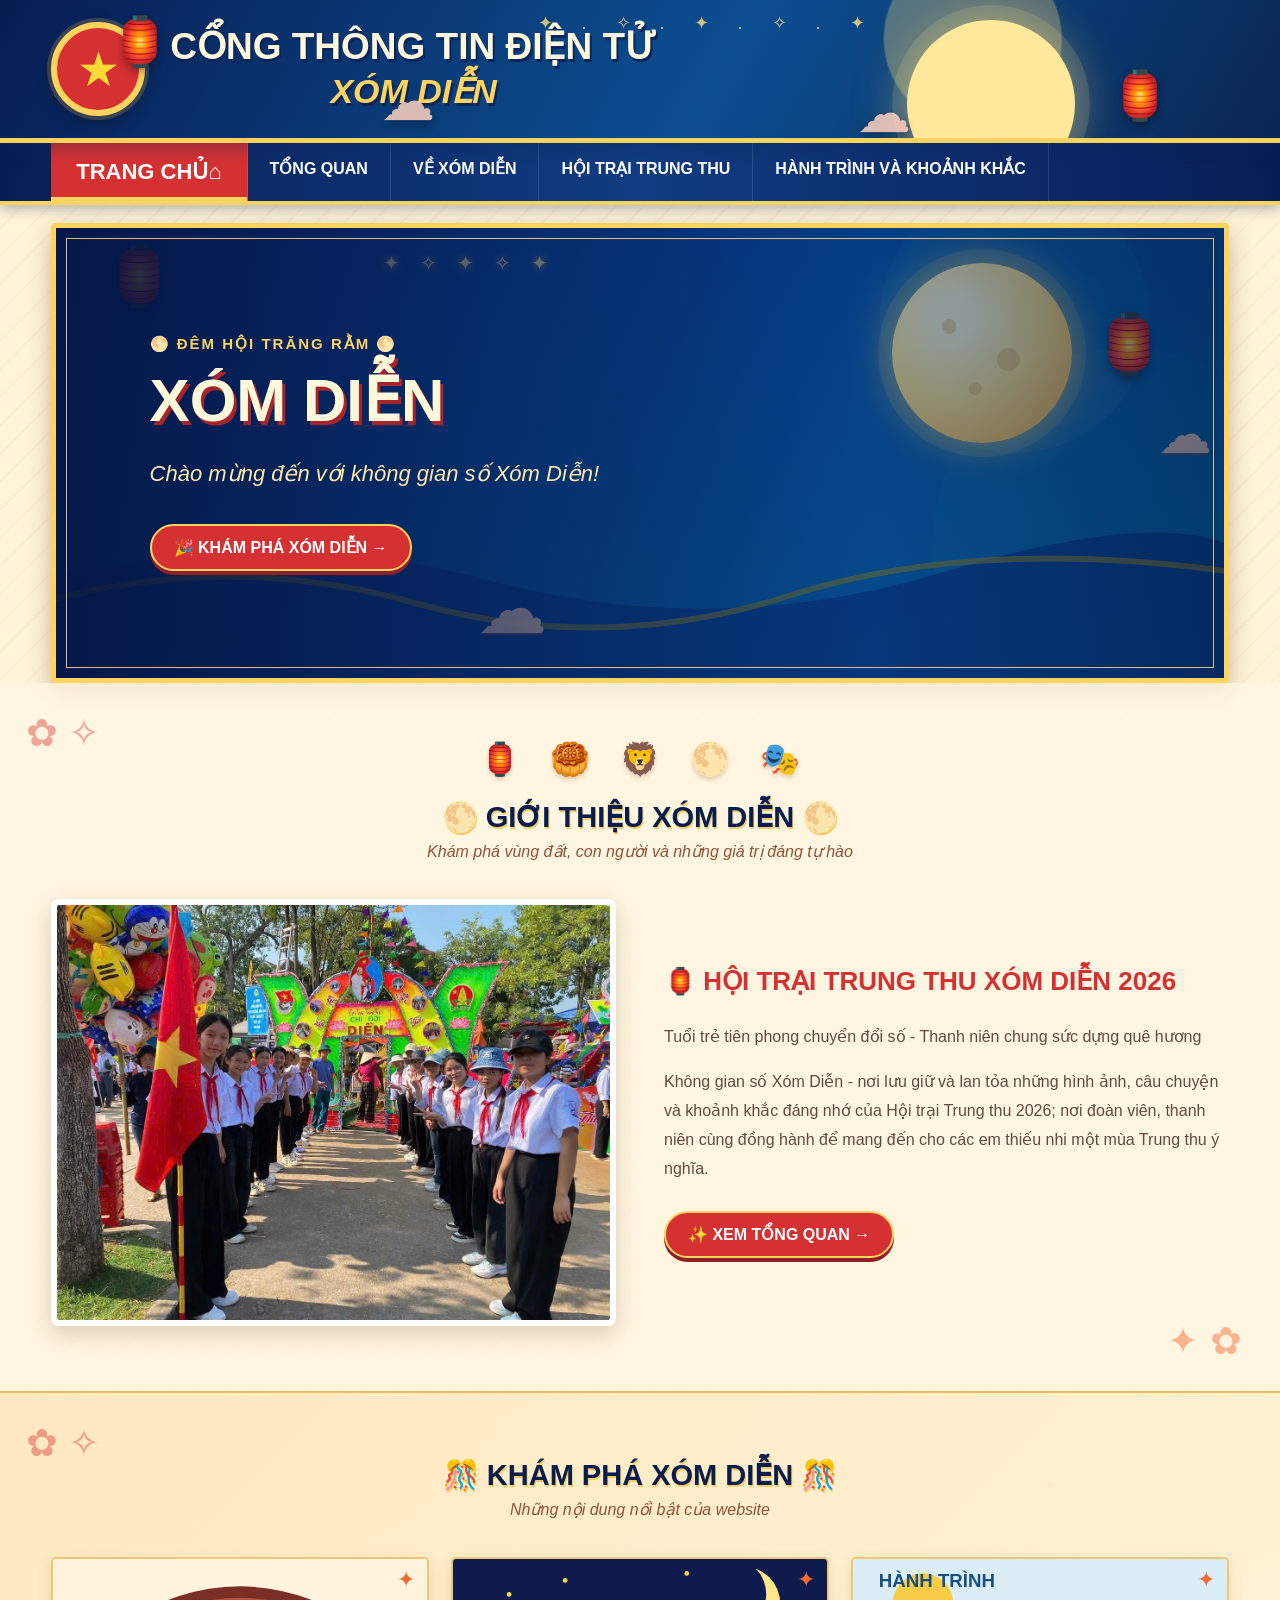
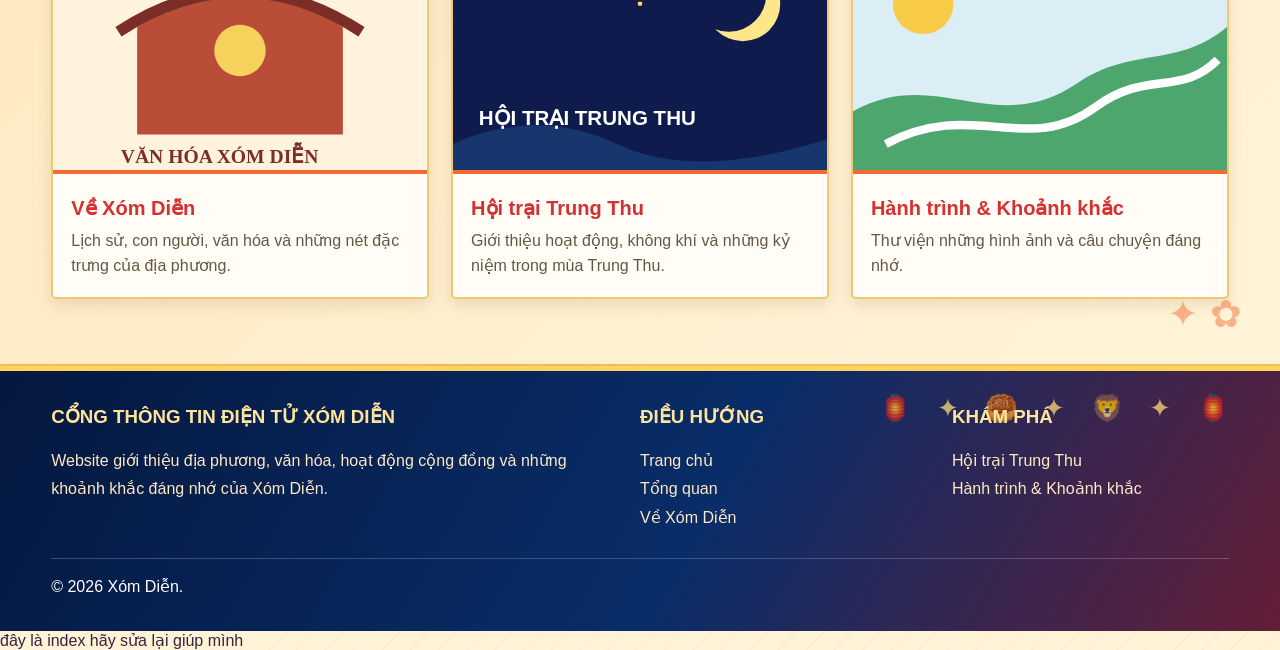
<file: index.html>
<!DOCTYPE html><html lang="vi"><head><meta charset="UTF-8"><meta name="viewport" content="width=device-width,initial-scale=1.0"><title>Cổng thông tin điện tử Xóm Diễn</title><link rel="stylesheet" href="css/style.css"></head><body>

<header class="header festival-header">
  <div class="container header-inner">
    <span class="header-lantern header-lantern-left" aria-hidden="true">🏮</span><span class="header-lantern header-lantern-right" aria-hidden="true">🏮</span><span class="header-cloud header-cloud-left" aria-hidden="true">☁</span><span class="header-cloud header-cloud-right" aria-hidden="true">☁</span>
    <a class="brand" href="index.html">
      <div class="logo">★</div>
      <div><h1>CỔNG THÔNG TIN ĐIỆN TỬ</h1><h2>XÓM DIỄN</h2></div>
    </a>
  </div>
</header>
<nav class="nav"><div class="container nav-inner">
  <a class="home active" href="index.html">TRANG CHỦ⌂</a>
  <a class="" href="tong-quan.html">TỔNG QUAN</a>
  <a class="" href="ve-xom-dien.html">VỀ XÓM DIỄN</a>
  <a class="" href="hoi-trai-trung-thu.html">HỘI TRẠI TRUNG THU</a>
  <a class="" href="hanh-trinh-khoanh-khac.html">HÀNH TRÌNH VÀ KHOẢNH KHẮC</a>
</div></nav><main class="page">
<div class="container">
<section class="hero festival-hero"><img src="images/banner.svg" alt="Xóm Diễn"><span class="moon" aria-hidden="true"></span><span class="hero-lantern hero-lantern-left" aria-hidden="true">🏮</span><span class="hero-lantern hero-lantern-right" aria-hidden="true">🏮</span><span class="hero-cloud hero-cloud-left" aria-hidden="true">☁</span><span class="hero-cloud hero-cloud-right" aria-hidden="true">☁</span><span class="hero-stars" aria-hidden="true">✦　✧　✦　✧　✦</span><div class="hero-overlay"><div class="hero-copy"><span class="festival-label">🌕 ĐÊM HỘI TRĂNG RẰM 🌕</span><h1>XÓM DIỄN</h1><p>Chào mừng đến với không gian số Xóm Diễn!</p><a class="btn" href="ve-xom-dien.html">🎉 KHÁM PHÁ XÓM DIỄN →</a></div></div><div class="hero-frame" aria-hidden="true"></div></section>
</div>
<section class="section"><div class="container"><div class="festival-icons" aria-hidden="true"><span>🏮</span><span>🥮</span><span>🦁</span><span>🌕</span><span>🎭</span></div><div class="title"><h2>🌕 GIỚI THIỆU XÓM DIỄN 🌕</h2><p>Khám phá vùng đất, con người và những giá trị đáng tự hào</p></div><div class="about-grid"><img src="images/anh_xom_dien_1.jpg" alt="Xóm Diễn"><div class="about-text"><h3>🏮 HỘI TRẠI TRUNG THU XÓM DIỄN 2026</h3><p>Tuổi trẻ tiên phong chuyển đổi số - Thanh niên chung sức dựng quê hương</p><p>Không gian số Xóm Diễn - nơi lưu giữ và lan tỏa những hình ảnh, câu chuyện và khoảnh khắc đáng nhớ của Hội trại Trung thu 2026; nơi đoàn viên, thanh niên cùng đồng hành để mang đến cho các em thiếu nhi một mùa Trung thu ý nghĩa.</p><a class="btn" href="tong-quan.html">✨ XEM TỔNG QUAN →</a></div></div></div></section>
<section class="section alt"><div class="container"><div class="title"><h2>🎊 KHÁM PHÁ XÓM DIỄN 🎊</h2><p>Những nội dung nổi bật của website</p></div><div class="cards">
<a class="card" href="ve-xom-dien.html"><img src="images/culture.svg" alt=""><div class="card-body"><h3>Về Xóm Diễn</h3><p>Lịch sử, con người, văn hóa và những nét đặc trưng của địa phương.</p></div></a>
<a class="card" href="hoi-trai-trung-thu.html"><img src="images/trung-thu.svg" alt=""><div class="card-body"><h3>Hội trại Trung Thu</h3><p>Giới thiệu hoạt động, không khí và những kỷ niệm trong mùa Trung Thu.</p></div></a>
<a class="card" href="hanh-trinh-khoanh-khac.html"><img src="images/journey.svg" alt=""><div class="card-body"><h3>Hành trình & Khoảnh khắc</h3><p>Thư viện những hình ảnh và câu chuyện đáng nhớ.</p></div></a>
</div></div></section>
</main>
<footer><div class="container footer-grid"><div><h3>CỔNG THÔNG TIN ĐIỆN TỬ XÓM DIỄN</h3><p>Website giới thiệu địa phương, văn hóa, hoạt động cộng đồng và những khoảnh khắc đáng nhớ của Xóm Diễn.</p></div><div><h3>ĐIỀU HƯỚNG</h3><a href="index.html">Trang chủ</a><a href="tong-quan.html">Tổng quan</a><a href="ve-xom-dien.html">Về Xóm Diễn</a></div><div><h3>KHÁM PHÁ</h3><a href="hoi-trai-trung-thu.html">Hội trại Trung Thu</a><a href="hanh-trinh-khoanh-khac.html">Hành trình & Khoảnh khắc</a></div></div><div class="container" style="margin-top:25px;border-top:1px solid rgba(255,255,255,.2);padding-top:18px">© <span data-year></span> Xóm Diễn. </div></footer>
<script src="js/main.js"></script></body></html>
đây là index hãy sửa lại giúp mình
</file>
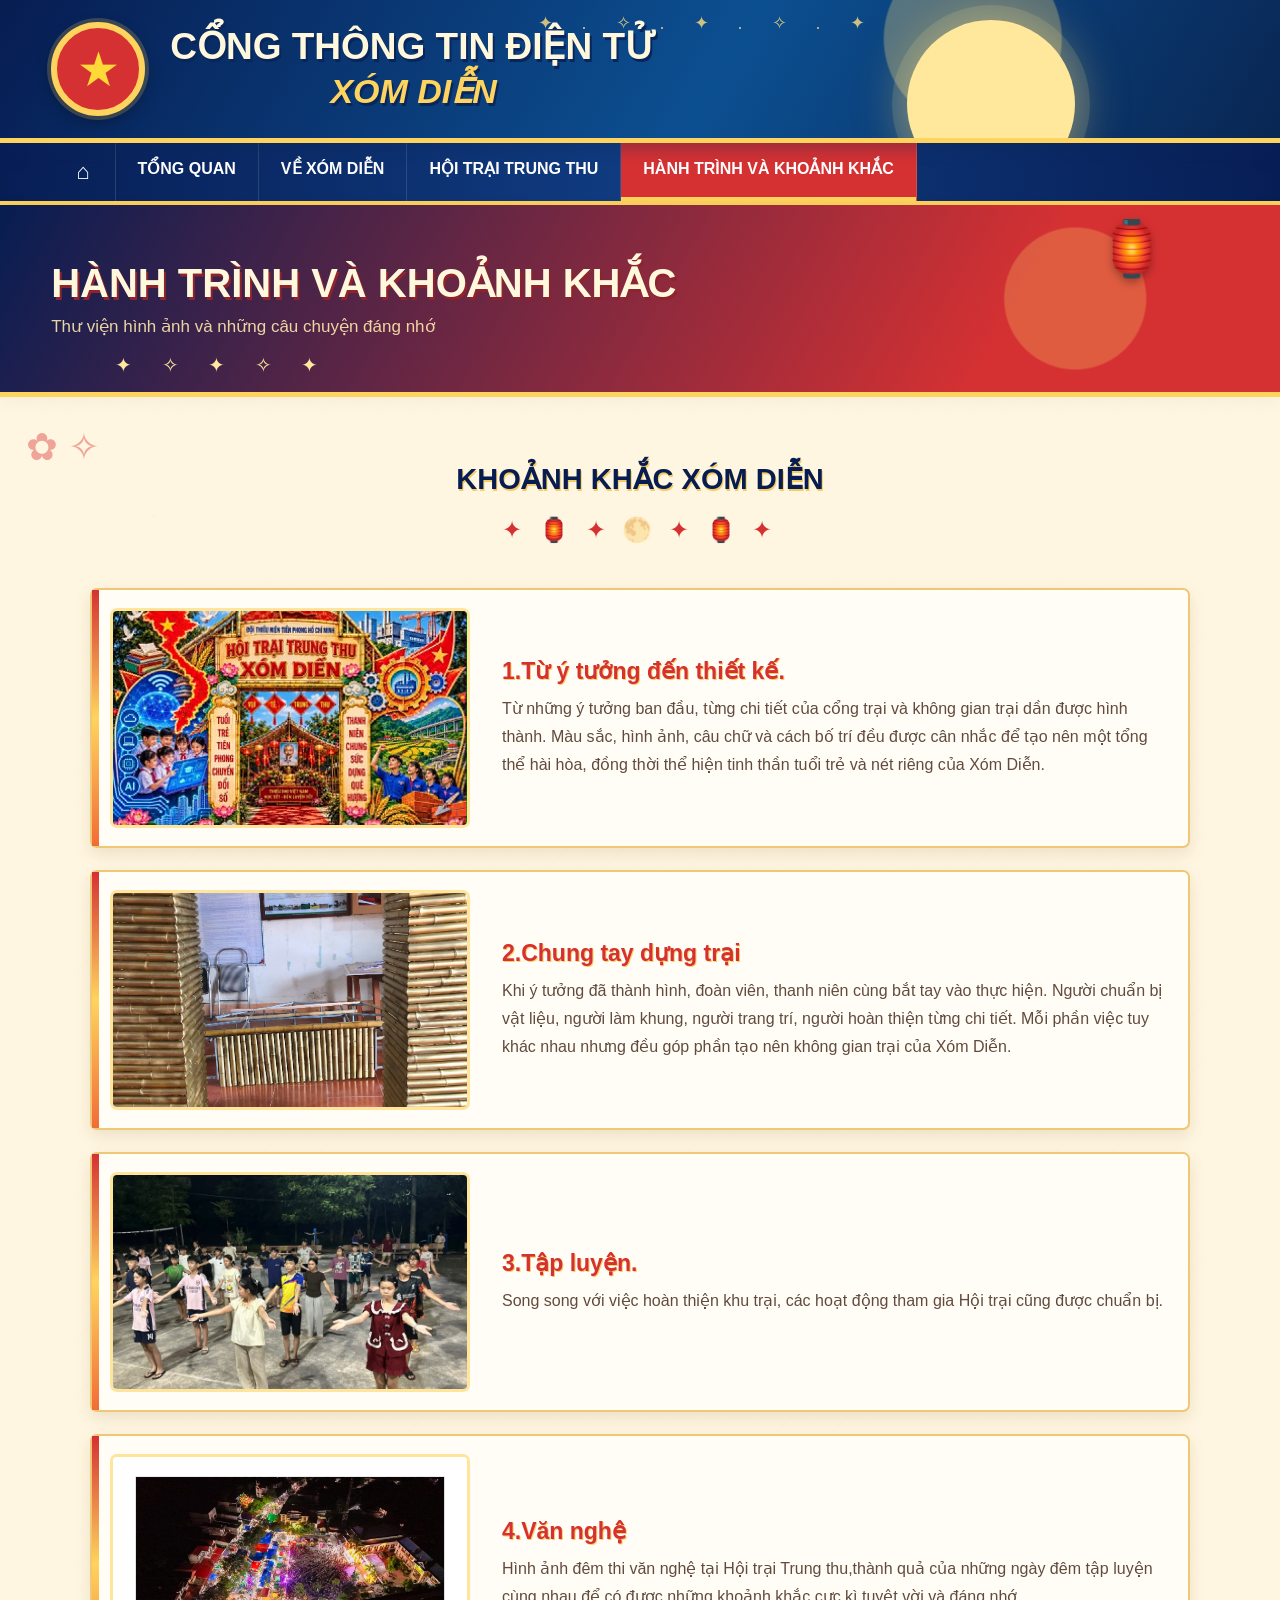
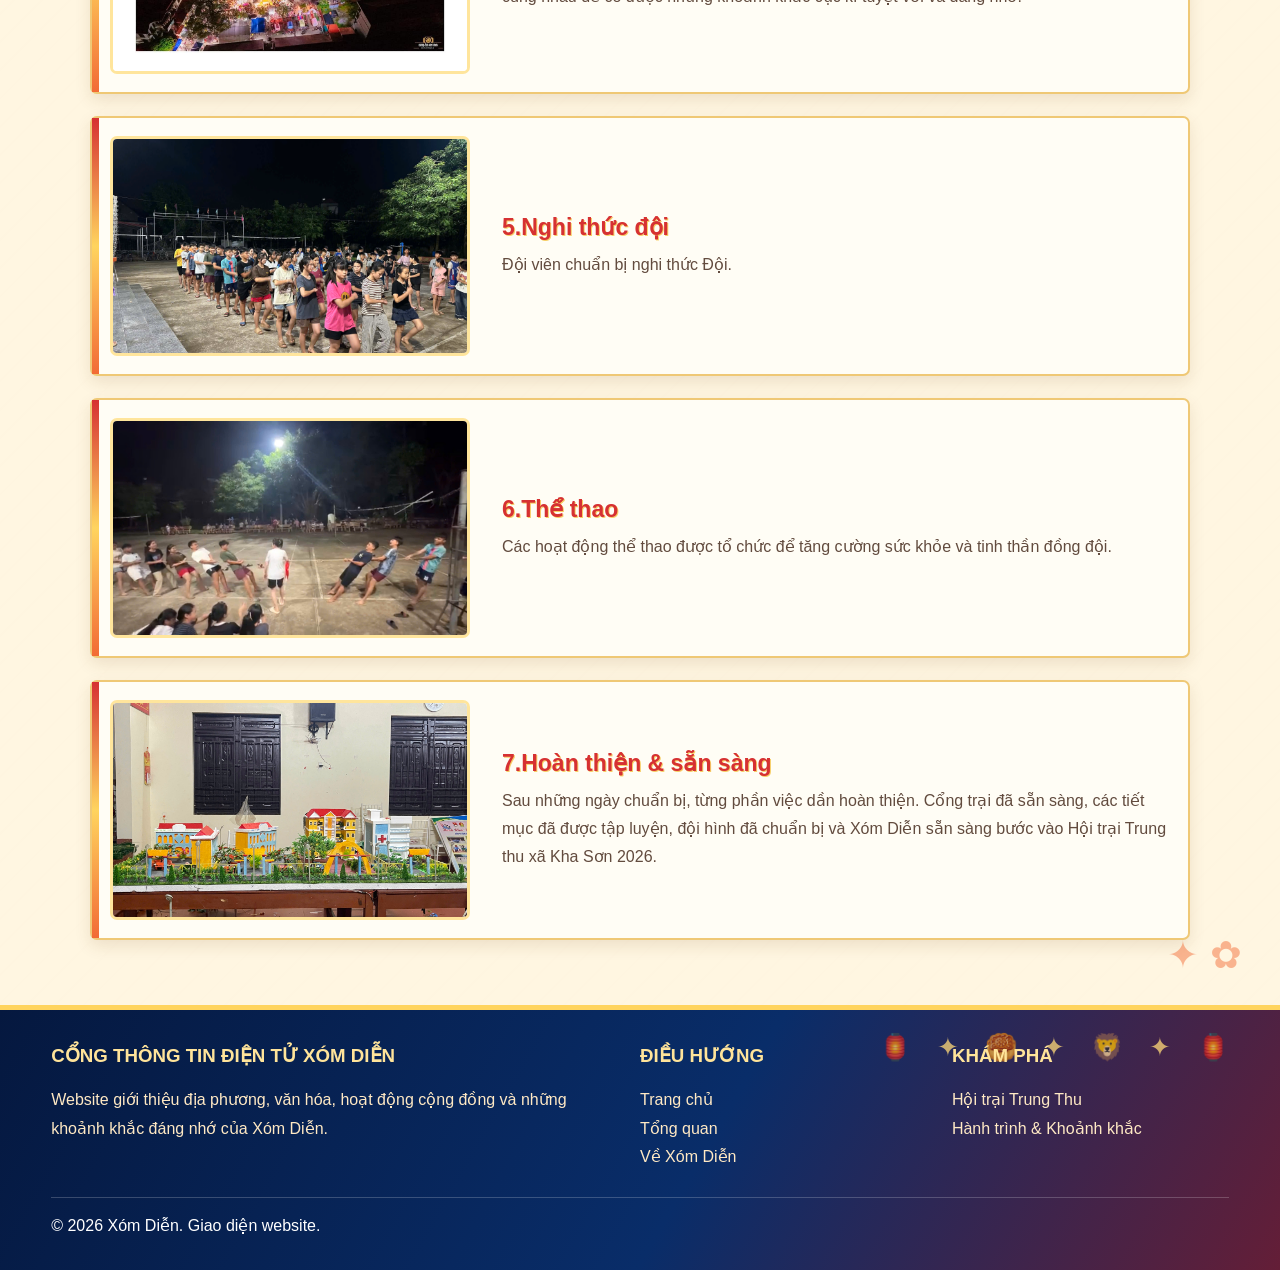
<file: hanh-trinh-khoanh-khac.html>
<!DOCTYPE html><html lang="vi"><head><meta charset="UTF-8"><meta name="viewport" content="width=device-width,initial-scale=1.0"><title>Hành trình và khoảnh khắc - Xóm Diễn</title><link rel="stylesheet" href="css/style.css"></head><body>

<header class="header">
  <div class="container header-inner">
    <a class="brand" href="index.html">
      <div class="logo">★</div>
      <div><h1>CỔNG THÔNG TIN ĐIỆN TỬ</h1><h2>XÓM DIỄN</h2></div>
    </a>
  </div>
</header>
<nav class="nav"><div class="container nav-inner">
  <a class="home " href="index.html">⌂</a>
  <a class="" href="tong-quan.html">TỔNG QUAN</a>
  <a class="" href="ve-xom-dien.html">VỀ XÓM DIỄN</a>
  <a class="" href="hoi-trai-trung-thu.html">HỘI TRẠI TRUNG THU</a>
  <a class="active" href="hanh-trinh-khoanh-khac.html">HÀNH TRÌNH VÀ KHOẢNH KHẮC</a>
</div></nav><main class="page">
<section class="page-head"><div class="container"><h1>HÀNH TRÌNH VÀ KHOẢNH KHẮC</h1><p>Thư viện hình ảnh và những câu chuyện đáng nhớ</p></div></section>
<section class="section"><div class="container"><div class="title"><h2>KHOẢNH KHẮC XÓM DIỄN</h2></div><div class="gallery">
  <article class="gallery-item"><img src="images/y_tuong_trai.jpg" alt="Toàn cảnh Xóm Diễn"><div class="gallery-copy"><h3>1.Từ ý tưởng đến thiết kế.</h3><p>Từ những ý tưởng ban đầu, từng chi tiết của cổng trại và không gian trại dần được hình thành. Màu sắc, hình ảnh, câu chữ và cách bố trí đều được cân nhắc để tạo nên một tổng thể hài hòa, đồng thời thể hiện tinh thần tuổi trẻ và nét riêng của Xóm Diễn.</p></div></article>
  <article class="gallery-item"><img src="images/anh_lam_trai.jpg" alt="Đời sống cộng đồng Xóm Diễn"><div class="gallery-copy"><h3>2.Chung tay dựng trại</h3><p>Khi ý tưởng đã thành hình, đoàn viên, thanh niên cùng bắt tay vào thực hiện. Người chuẩn bị vật liệu, người làm khung, người trang trí, người hoàn thiện từng chi tiết. Mỗi phần việc tuy khác nhau nhưng đều góp phần tạo nên không gian trại của Xóm Diễn.</p></div></article>
  <article class="gallery-item"><img src="images/anh_tap_van_nghe.jpg" alt="Hội trại Trung Thu"><div class="gallery-copy"><h3>3.Tập luyện.</h3><p>Song song với việc hoàn thiện khu trại, các hoạt động tham gia Hội trại cũng được chuẩn bị.</p></div></article>
  <article class="gallery-item"><img src="images/anh_dem_thi_van_nghe.jpg" alt="Hành trình của Xóm Diễn"><div class="gallery-copy"><h3>4.Văn nghệ</h3><p>Hình ảnh đêm thi văn nghệ tại Hội trại Trung thu,thành quả của những ngày đêm tập luyện cùng nhau để có được những khoảnh khắc cực kì tuyệt vời và đáng nhớ.</p></div></article>
  <article class="gallery-item"><img src="images/anh_tap_nghi_thuc.jpg" alt="Văn hóa Xóm Diễn"><div class="gallery-copy"><h3>5.Nghi thức đội</h3><p>Đội viên chuẩn bị nghi thức Đội.</p></div></article>
  <article class="gallery-item"><img src="images/anh_keo_co.jpg" alt="Không gian Xóm Diễn"><div class="gallery-copy"><h3>6.Thể thao</h3><p>Các hoạt động thể thao được tổ chức để tăng cường sức khỏe và tinh thần đồng đội.</p></div></article>
  <article class="gallery-item"><img src="images/anh_mo_hinh.jpg" alt="Niềm vui Trung Thu"><div class="gallery-copy"><h3>7.Hoàn thiện & sẵn sàng</h3><p>Sau những ngày chuẩn bị, từng phần việc dần hoàn thiện. Cổng trại đã sẵn sàng, các tiết mục đã được tập luyện, đội hình đã chuẩn bị và Xóm Diễn sẵn sàng bước vào Hội trại Trung thu xã Kha Sơn 2026.</p></div></article>
</div></div></section>
</main>
<footer><div class="container footer-grid"><div><h3>CỔNG THÔNG TIN ĐIỆN TỬ XÓM DIỄN</h3><p>Website giới thiệu địa phương, văn hóa, hoạt động cộng đồng và những khoảnh khắc đáng nhớ của Xóm Diễn.</p></div><div><h3>ĐIỀU HƯỚNG</h3><a href="index.html">Trang chủ</a><a href="tong-quan.html">Tổng quan</a><a href="ve-xom-dien.html">Về Xóm Diễn</a></div><div><h3>KHÁM PHÁ</h3><a href="hoi-trai-trung-thu.html">Hội trại Trung Thu</a><a href="hanh-trinh-khoanh-khac.html">Hành trình & Khoảnh khắc</a></div></div><div class="container" style="margin-top:25px;border-top:1px solid rgba(255,255,255,.2);padding-top:18px">© <span data-year></span> Xóm Diễn. Giao diện website.</div></footer>
<script src="js/main.js"></script></body></html>
</file>
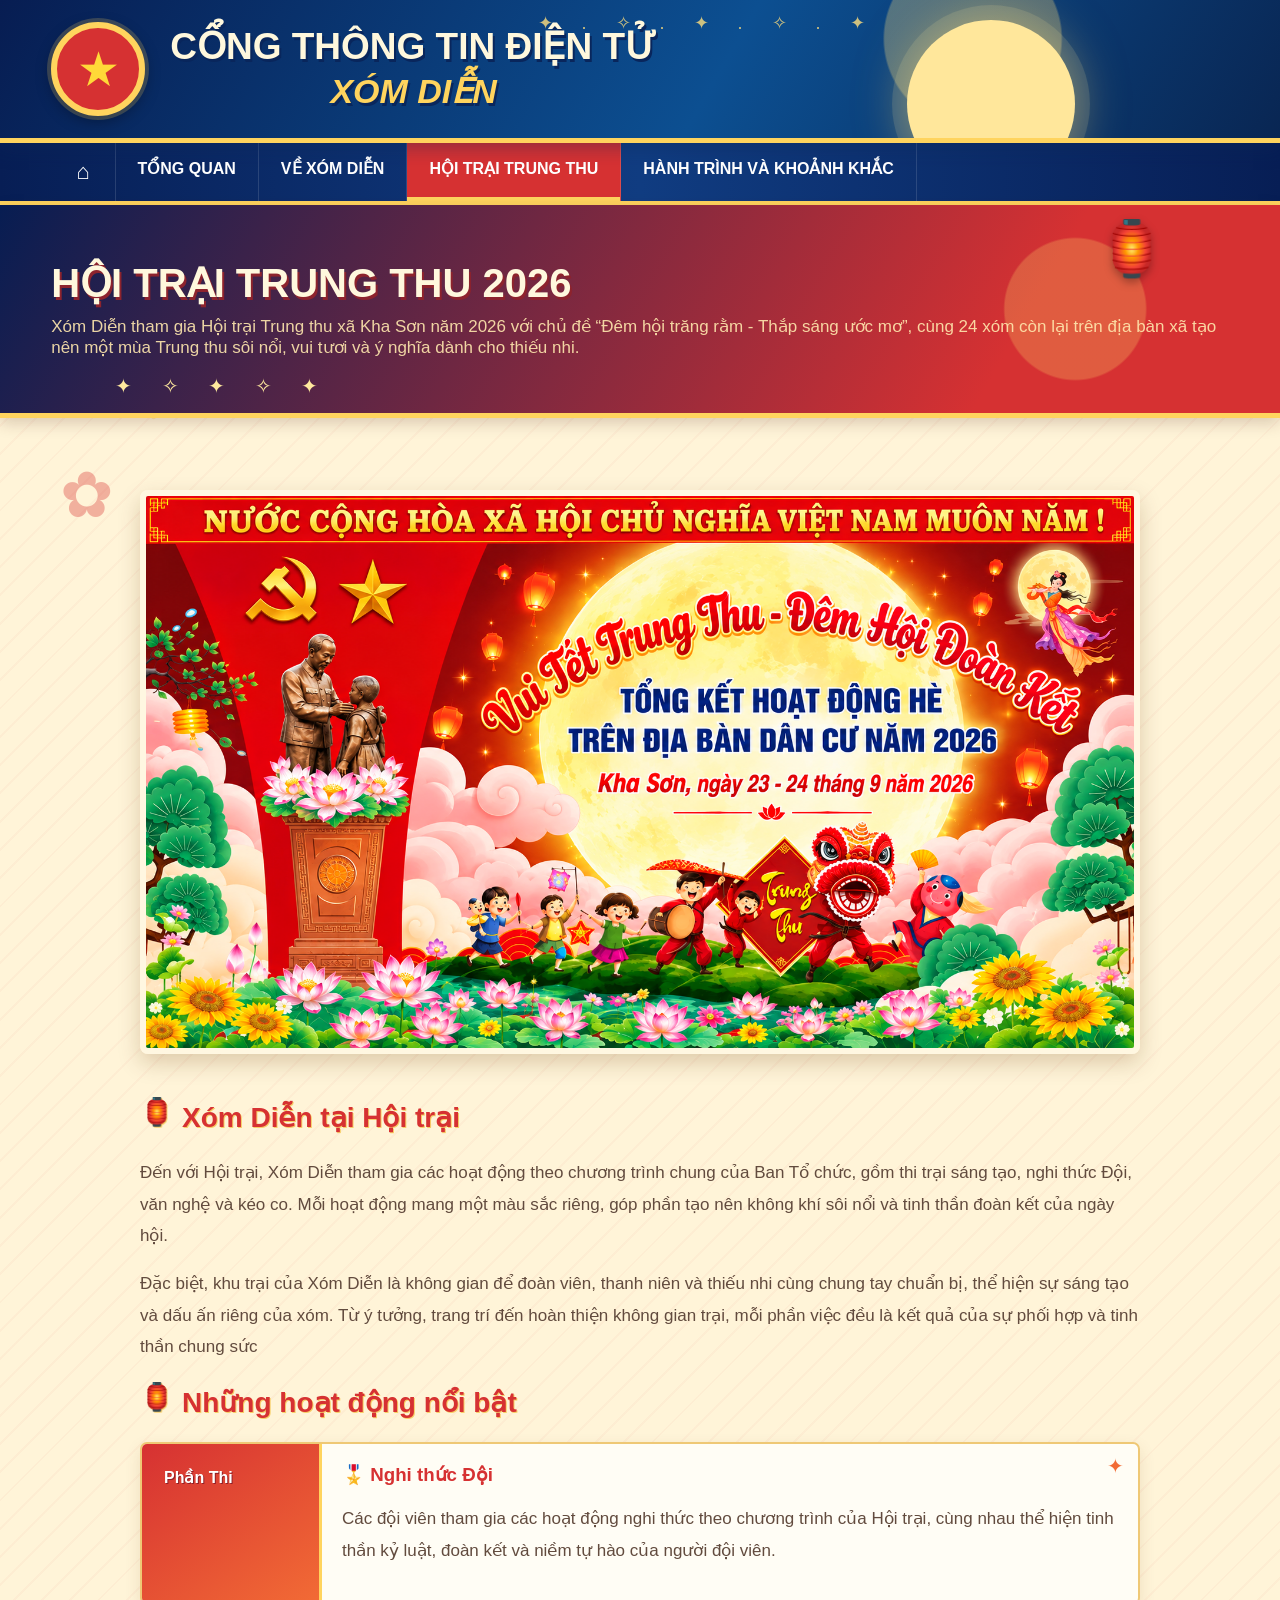
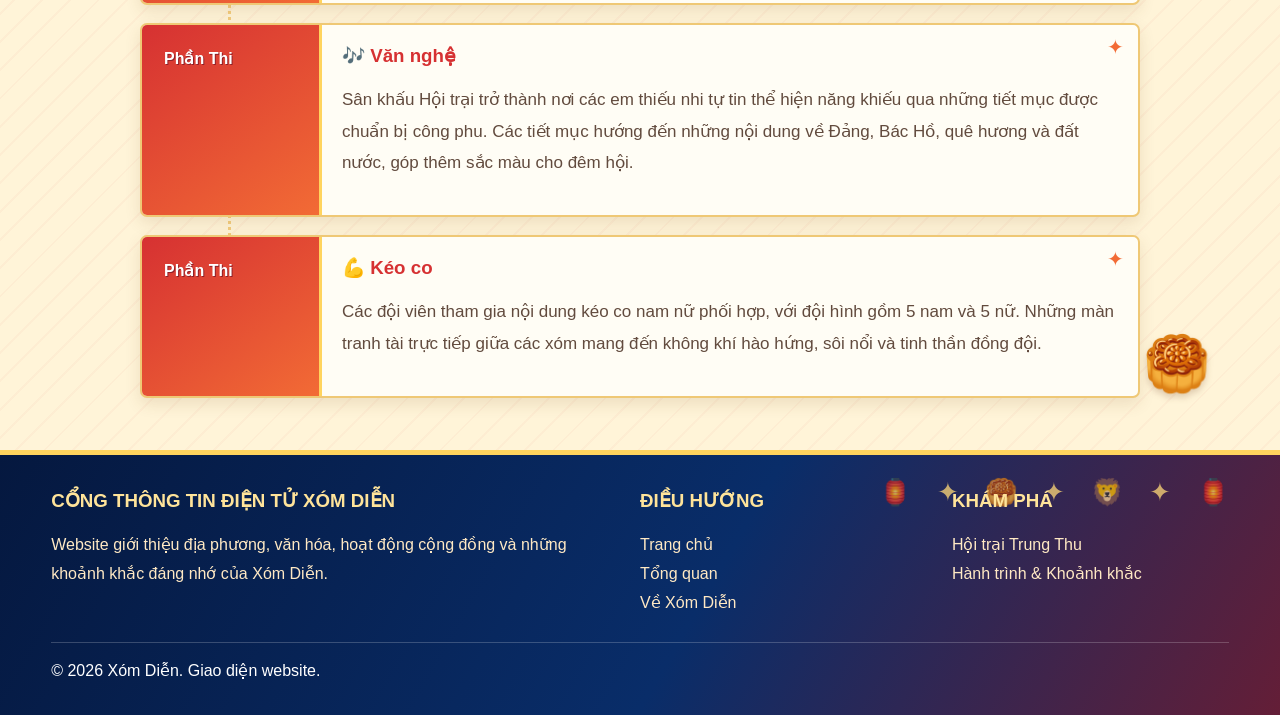
<file: hoi-trai-trung-thu.html>
<!DOCTYPE html><html lang="vi"><head><meta charset="UTF-8"><meta name="viewport" content="width=device-width,initial-scale=1.0"><title>Hội trại Trung Thu - Xóm Diễn</title><link rel="stylesheet" href="css/style.css"></head><body>


<header class="header">
  <div class="container header-inner">
    <a class="brand" href="index.html">
      <div class="logo">★</div>
      <div><h1>CỔNG THÔNG TIN ĐIỆN TỬ</h1><h2>XÓM DIỄN</h2></div>
    </a>
  </div>
</header>
<nav class="nav"><div class="container nav-inner">
  <a class="home " href="index.html">⌂</a>
  <a class="" href="tong-quan.html">TỔNG QUAN</a>
  <a class="" href="ve-xom-dien.html">VỀ XÓM DIỄN</a>
  <a class="active" href="hoi-trai-trung-thu.html">HỘI TRẠI TRUNG THU</a>
  <a class="" href="hanh-trinh-khoanh-khac.html">HÀNH TRÌNH VÀ KHOẢNH KHẮC</a>
</div></nav><main class="page">
<section class="page-head"><div class="container"><h1>HỘI TRẠI TRUNG THU 2026</h1><p>Xóm Diễn tham gia Hội trại Trung thu xã Kha Sơn năm 2026 với chủ đề “Đêm hội trăng rằm - Thắp sáng ước mơ”, cùng 24 xóm còn lại trên địa bàn xã tạo nên một mùa Trung thu sôi nổi, vui tươi và ý nghĩa dành cho thiếu nhi.</p></div></section>
<section class="article"><img src="images/anh_bannerrrrr.png" alt=""><h2>Xóm Diễn tại Hội trại</h2><p>Đến với Hội trại, Xóm Diễn tham gia các hoạt động theo chương trình chung của Ban Tổ chức, gồm thi trại sáng tạo, nghi thức Đội, văn nghệ và kéo co. Mỗi hoạt động mang một màu sắc riêng, góp phần tạo nên không khí sôi nổi và tinh thần đoàn kết của ngày hội.</p><p>Đặc biệt, khu trại của Xóm Diễn là không gian để đoàn viên, thanh niên và thiếu nhi cùng chung tay chuẩn bị, thể hiện sự sáng tạo và dấu ấn riêng của xóm. Từ ý tưởng, trang trí đến hoàn thiện không gian trại, mỗi phần việc đều là kết quả của sự phối hợp và tinh thần chung sức</p><h2>Những hoạt động nổi bật</h2><div class="timeline"><div class="event"><div class="event-date">Phần Thi</div><div class="event-body"><h3>🎖️ Nghi thức Đội</h3><p>Các đội viên tham gia các hoạt động nghi thức theo chương trình của Hội trại, cùng nhau thể hiện tinh thần kỷ luật, đoàn kết và niềm tự hào của người đội viên.</p></div></div><div class="event"><div class="event-date">Phần Thi</div><div class="event-body"><h3>🎶 Văn nghệ</h3><p>Sân khấu Hội trại trở thành nơi các em thiếu nhi tự tin thể hiện năng khiếu qua những tiết mục được chuẩn bị công phu. Các tiết mục hướng đến những nội dung về Đảng, Bác Hồ, quê hương và đất nước, góp thêm sắc màu cho đêm hội.</p></div></div><div class="event"><div class="event-date">Phần Thi</div><div class="event-body"><h3>💪 Kéo co</h3><p>Các đội viên tham gia nội dung kéo co nam nữ phối hợp, với đội hình gồm 5 nam và 5 nữ. Những màn tranh tài trực tiếp giữa các xóm mang đến không khí hào hứng, sôi nổi và tinh thần đồng đội.</p></div></div></div></section>
</main>
<footer><div class="container footer-grid"><div><h3>CỔNG THÔNG TIN ĐIỆN TỬ XÓM DIỄN</h3><p>Website giới thiệu địa phương, văn hóa, hoạt động cộng đồng và những khoảnh khắc đáng nhớ của Xóm Diễn.</p></div><div><h3>ĐIỀU HƯỚNG</h3><a href="index.html">Trang chủ</a><a href="tong-quan.html">Tổng quan</a><a href="ve-xom-dien.html">Về Xóm Diễn</a></div><div><h3>KHÁM PHÁ</h3><a href="hoi-trai-trung-thu.html">Hội trại Trung Thu</a><a href="hanh-trinh-khoanh-khac.html">Hành trình & Khoảnh khắc</a></div></div><div class="container" style="margin-top:25px;border-top:1px solid rgba(255,255,255,.2);padding-top:18px">© <span data-year></span> Xóm Diễn. Giao diện website.</div></footer>
<script src="js/main.js"></script></body></html>
</file>
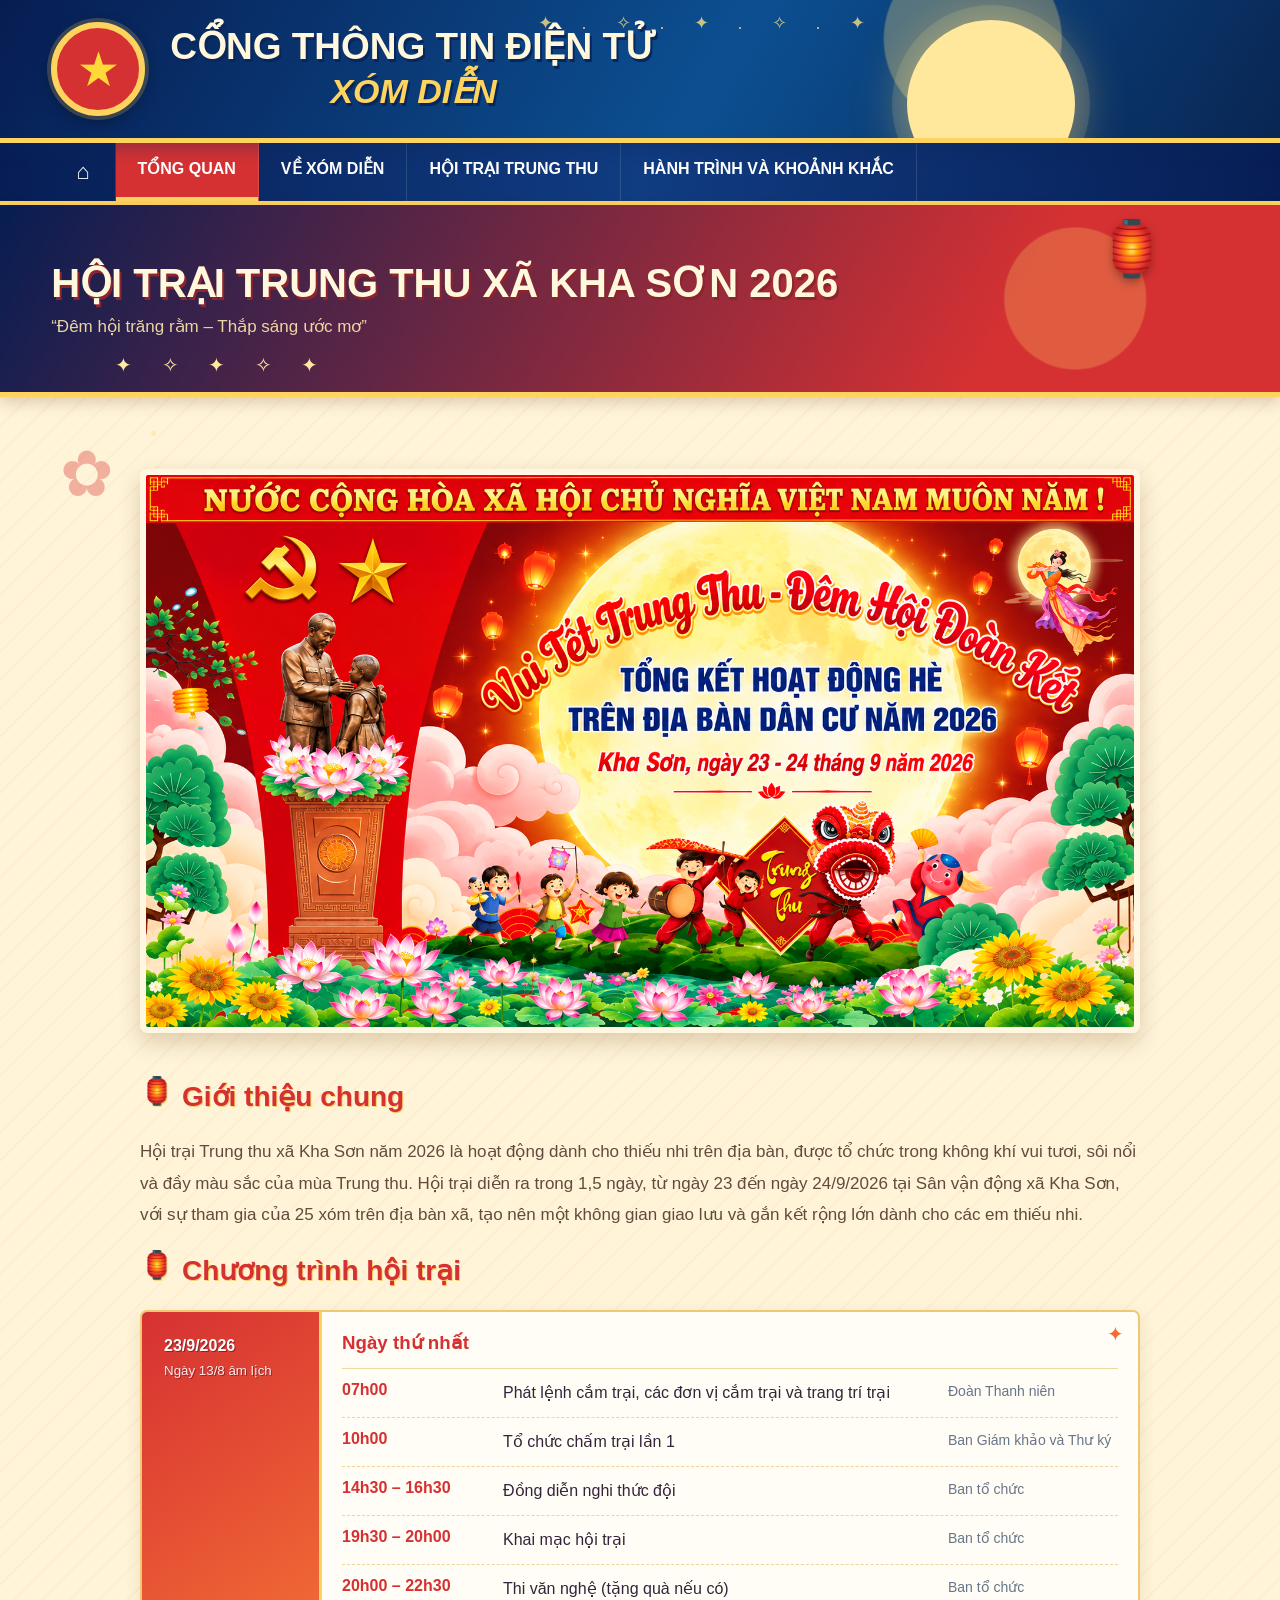
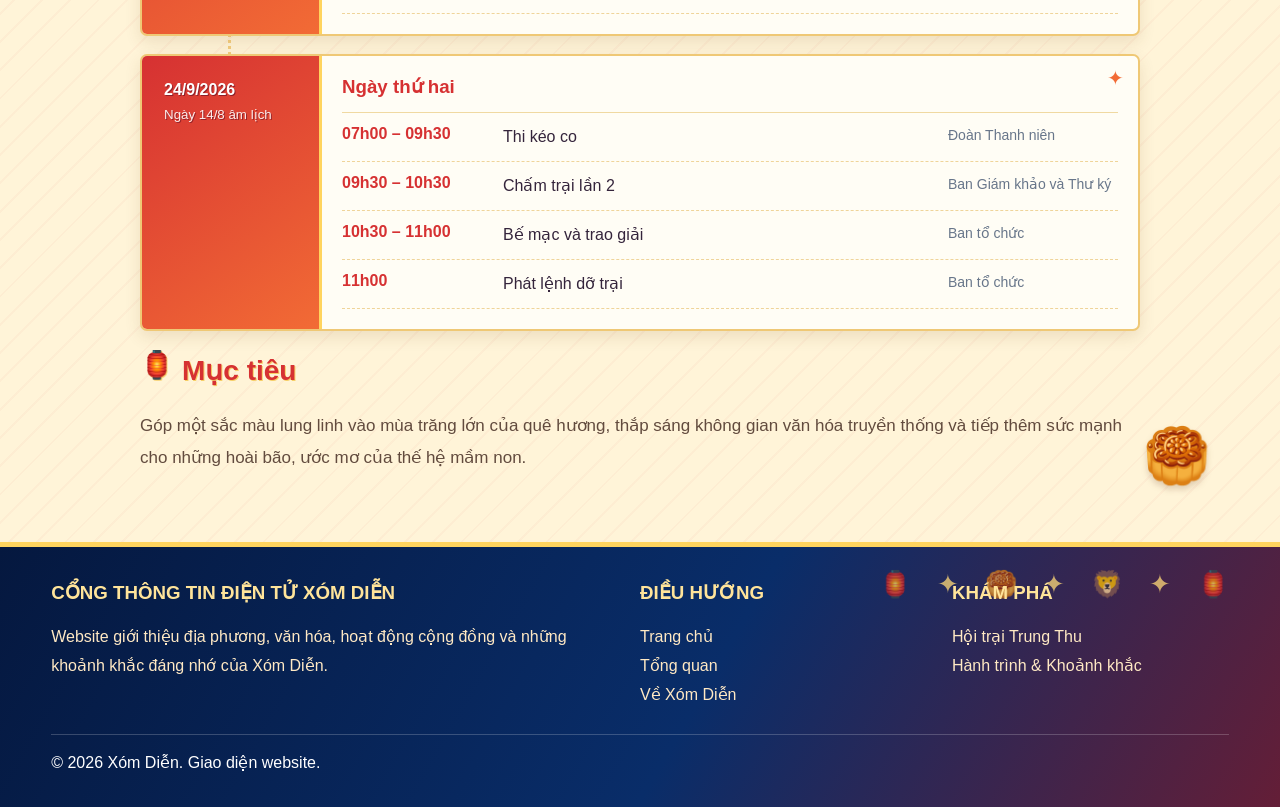
<file: tong-quan.html>
<!DOCTYPE html><html lang="vi"><head><meta charset="UTF-8"><meta name="viewport" content="width=device-width,initial-scale=1.0"><title>Tổng quan - Xóm Diễn</title><link rel="stylesheet" href="css/style.css"></head><body>


<header class="header">
  <div class="container header-inner">
    <a class="brand" href="index.html">
      <div class="logo">★</div>
      <div><h1>CỔNG THÔNG TIN ĐIỆN TỬ</h1><h2>XÓM DIỄN</h2></div>
    </a>
  </div>
</header>
<nav class="nav"><div class="container nav-inner">
  <a class="home " href="index.html">⌂</a>
  <a class="active" href="tong-quan.html">TỔNG QUAN</a>
  <a class="" href="ve-xom-dien.html">VỀ XÓM DIỄN</a>
  <a class="" href="hoi-trai-trung-thu.html">HỘI TRẠI TRUNG THU</a>
  <a class="" href="hanh-trinh-khoanh-khac.html">HÀNH TRÌNH VÀ KHOẢNH KHẮC</a>
</div></nav><main class="page">
<section class="page-head"><div class="container"><h1>HỘI TRẠI TRUNG THU XÃ KHA SƠN 2026</h1><p>“Đêm hội trăng rằm – Thắp sáng ước mơ”</p></div></section>
<section class="article"><img src="images/anh_bannerrrrr.png" alt=""><h2>Giới thiệu chung</h2><p>Hội trại Trung thu xã Kha Sơn năm 2026 là hoạt động dành cho thiếu nhi trên địa bàn, được tổ chức trong không khí vui tươi, sôi nổi và đầy màu sắc của mùa Trung thu. Hội trại diễn ra trong 1,5 ngày, từ ngày 23 đến ngày 24/9/2026 tại Sân vận động xã Kha Sơn, với sự tham gia của 25 xóm trên địa bàn xã, tạo nên một không gian giao lưu và gắn kết rộng lớn dành cho các em thiếu nhi.</p><h2>Chương trình hội trại</h2><div class="timeline"><div class="event"><div class="event-date">23/9/2026<br><small>Ngày 13/8 âm lịch</small></div><div class="event-body"><h3>Ngày thứ nhất</h3><div class="schedule"><div><strong>07h00</strong><span>Phát lệnh cắm trại, các đơn vị cắm trại và trang trí trại</span><em>Đoàn Thanh niên</em></div><div><strong>10h00</strong><span>Tổ chức chấm trại lần 1</span><em>Ban Giám khảo và Thư ký</em></div><div><strong>14h30 – 16h30</strong><span>Đồng diễn nghi thức đội</span><em>Ban tổ chức</em></div><div><strong>19h30 – 20h00</strong><span>Khai mạc hội trại</span><em>Ban tổ chức</em></div><div><strong>20h00 – 22h30</strong><span>Thi văn nghệ (tặng quà nếu có)</span><em>Ban tổ chức</em></div></div></div></div><div class="event"><div class="event-date">24/9/2026<br><small>Ngày 14/8 âm lịch</small></div><div class="event-body"><h3>Ngày thứ hai</h3><div class="schedule"><div><strong>07h00 – 09h30</strong><span>Thi kéo co</span><em>Đoàn Thanh niên</em></div><div><strong>09h30 – 10h30</strong><span>Chấm trại lần 2</span><em>Ban Giám khảo và Thư ký</em></div><div><strong>10h30 – 11h00</strong><span>Bế mạc và trao giải</span><em>Ban tổ chức</em></div><div><strong>11h00</strong><span>Phát lệnh dỡ trại</span><em>Ban tổ chức</em></div></div></div></div></div><h2>Mục tiêu</h2><p>Góp một sắc màu lung linh vào mùa trăng lớn của quê hương, thắp sáng không gian văn hóa truyền thống và tiếp thêm sức mạnh cho những hoài bão, ước mơ của thế hệ mầm non.</p></section>
</main>
<footer><div class="container footer-grid"><div><h3>CỔNG THÔNG TIN ĐIỆN TỬ XÓM DIỄN</h3><p>Website giới thiệu địa phương, văn hóa, hoạt động cộng đồng và những khoảnh khắc đáng nhớ của Xóm Diễn.</p></div><div><h3>ĐIỀU HƯỚNG</h3><a href="index.html">Trang chủ</a><a href="tong-quan.html">Tổng quan</a><a href="ve-xom-dien.html">Về Xóm Diễn</a></div><div><h3>KHÁM PHÁ</h3><a href="hoi-trai-trung-thu.html">Hội trại Trung Thu</a><a href="hanh-trinh-khoanh-khac.html">Hành trình & Khoảnh khắc</a></div></div><div class="container" style="margin-top:25px;border-top:1px solid rgba(255,255,255,.2);padding-top:18px">© <span data-year></span> Xóm Diễn. Giao diện website.</div></footer>
<script src="js/main.js"></script></body></html>
</file>
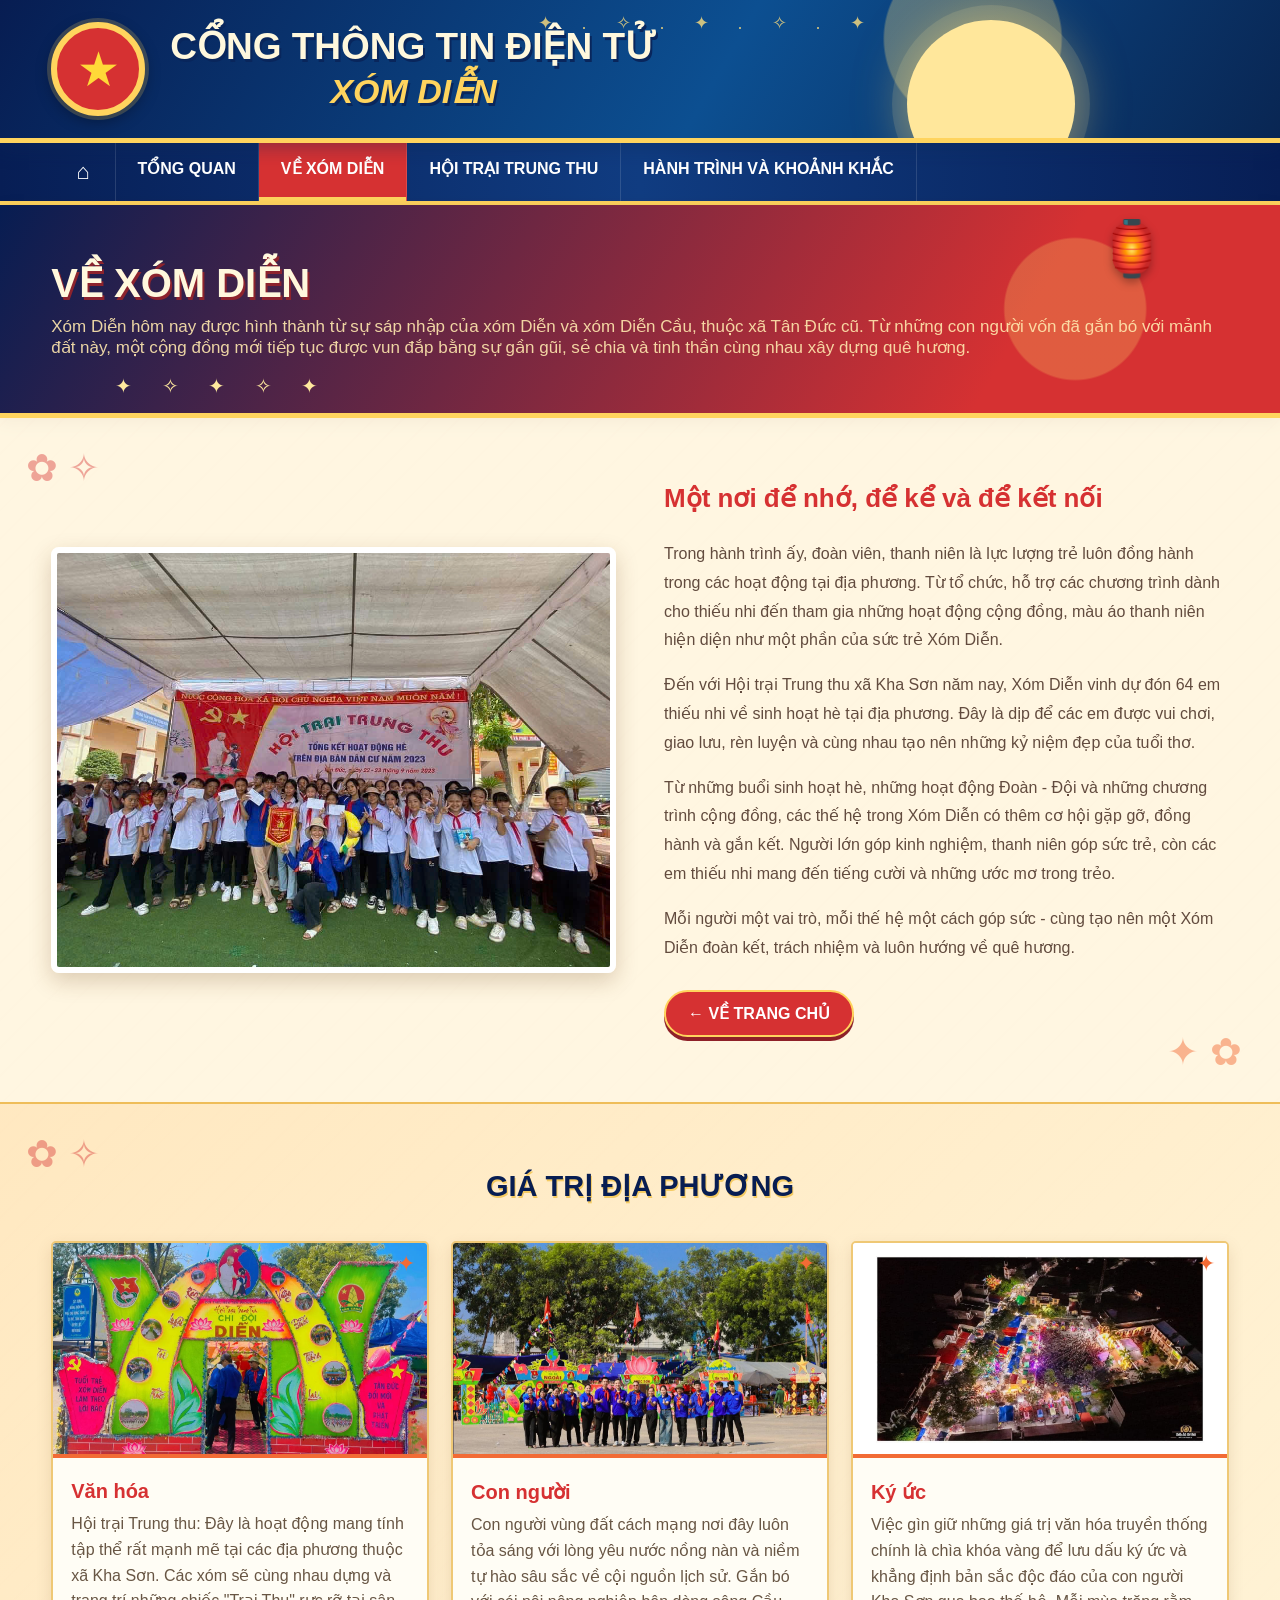
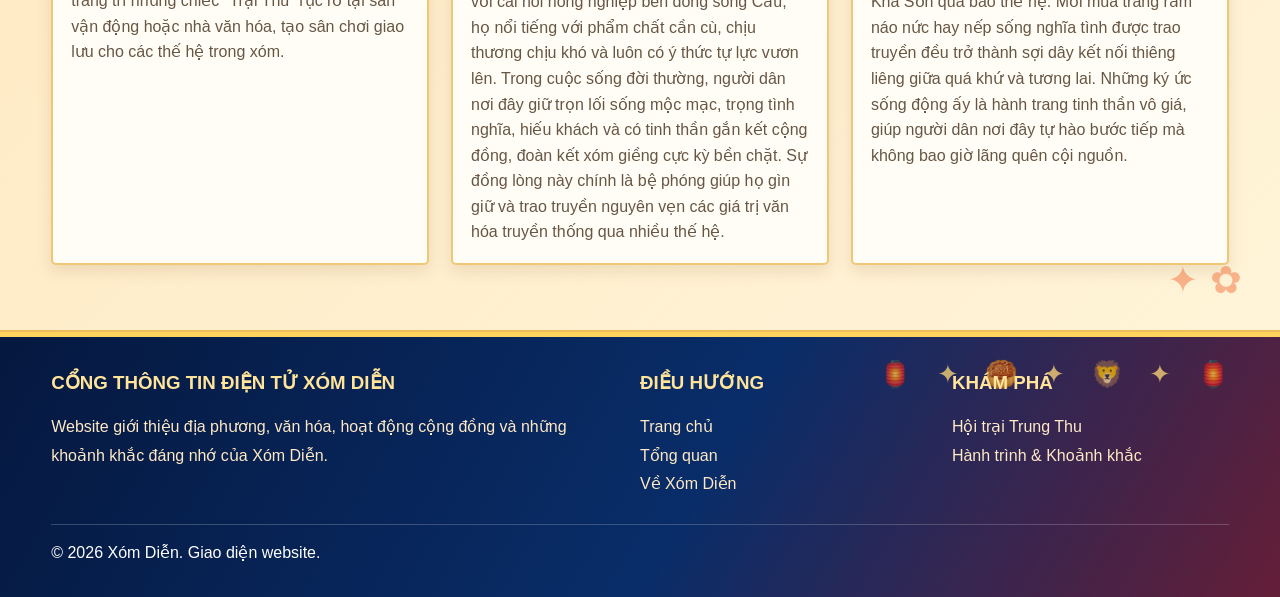
<file: ve-xom-dien.html>
<!DOCTYPE html><html lang="vi"><head><meta charset="UTF-8"><meta name="viewport" content="width=device-width,initial-scale=1.0"><title>Về Xóm Diễn</title><link rel="stylesheet" href="css/style.css"></head><body>


<header class="header">
  <div class="container header-inner">
    <a class="brand" href="index.html">
      <div class="logo">★</div>
      <div><h1>CỔNG THÔNG TIN ĐIỆN TỬ</h1><h2>XÓM DIỄN</h2></div>
    </a>
  </div>
</header>
<nav class="nav"><div class="container nav-inner">
  <a class="home " href="index.html">⌂</a>
  <a class="" href="tong-quan.html">TỔNG QUAN</a>
  <a class="active" href="ve-xom-dien.html">VỀ XÓM DIỄN</a>
  <a class="" href="hoi-trai-trung-thu.html">HỘI TRẠI TRUNG THU</a>
  <a class="" href="hanh-trinh-khoanh-khac.html">HÀNH TRÌNH VÀ KHOẢNH KHẮC</a>
</div></nav><main class="page">
<section class="page-head"><div class="container"><h1>VỀ XÓM DIỄN</h1><p>Xóm Diễn hôm nay được hình thành từ sự sáp nhập của xóm Diễn và xóm Diễn Cầu, thuộc xã Tân Đức cũ. Từ những con người vốn đã gắn bó với mảnh đất này, một cộng đồng mới tiếp tục được vun đắp bằng sự gần gũi, sẻ chia và tinh thần cùng nhau xây dựng quê hương.</p></div></section>
<section class="section"><div class="container about-grid"><img src="images/anh_2.jpg" alt=""><div class="about-text"><h3>Một nơi để nhớ, để kể và để kết nối</h3><p>Trong hành trình ấy, đoàn viên, thanh niên là lực lượng trẻ luôn đồng hành trong các hoạt động tại địa phương. Từ tổ chức, hỗ trợ các chương trình dành cho thiếu nhi đến tham gia những hoạt động cộng đồng, màu áo thanh niên hiện diện như một phần của sức trẻ Xóm Diễn.</p><p>Đến với Hội trại Trung thu xã Kha Sơn năm nay, Xóm Diễn vinh dự đón 64 em thiếu nhi về sinh hoạt hè tại địa phương. Đây là dịp để các em được vui chơi, giao lưu, rèn luyện và cùng nhau tạo nên những kỷ niệm đẹp của tuổi thơ.</p><p>Từ những buổi sinh hoạt hè, những hoạt động Đoàn - Đội và những chương trình cộng đồng, các thế hệ trong Xóm Diễn có thêm cơ hội gặp gỡ, đồng hành và gắn kết. Người lớn góp kinh nghiệm, thanh niên góp sức trẻ, còn các em thiếu nhi mang đến tiếng cười và những ước mơ trong trẻo.</p><p>Mỗi người một vai trò, mỗi thế hệ một cách góp sức - cùng tạo nên một Xóm Diễn đoàn kết, trách nhiệm và luôn hướng về quê hương.</p><a class="btn" href="index.html">← VỀ TRANG CHỦ</a></div></div></section>
<section class="section alt"><div class="container"><div class="title"><h2>GIÁ TRỊ ĐỊA PHƯƠNG</h2></div><div class="cards"><div class="card"><img src="images/anh_trai.jpg"><div class="card-body"><h3>Văn hóa</h3><p>Hội trại Trung thu: Đây là hoạt động mang tính tập thể rất mạnh mẽ tại các địa phương thuộc xã Kha Sơn. Các xóm sẽ cùng nhau dựng và trang trí những chiếc "Trại Thu" rực rỡ tại sân vận động hoặc nhà văn hóa, tạo sân chơi giao lưu cho các thế hệ trong xóm.</p></div></div><div class="card"><img src="images/anh_bch_2.jpg"><div class="card-body"><h3>Con người</h3><p> Con người vùng đất cách mạng nơi đây luôn tỏa sáng với lòng yêu nước nồng nàn và niềm tự hào sâu sắc về cội nguồn lịch sử. Gắn bó với cái nôi nông nghiệp bên dòng sông Cầu, họ nổi tiếng với phẩm chất cần cù, chịu thương chịu khó và luôn có ý thức tự lực vươn lên. Trong cuộc sống đời thường, người dân nơi đây giữ trọn lối sống mộc mạc, trọng tình nghĩa, hiếu khách và có tinh thần gắn kết cộng đồng, đoàn kết xóm giềng cực kỳ bền chặt. Sự đồng lòng này chính là bệ phóng giúp họ gìn giữ và trao truyền nguyên vẹn các giá trị văn hóa truyền thống qua nhiều thế hệ.</p></div></div><div class="card"><img src="images/anh_dem_thi_van_nghe.jpg"><div class="card-body"><h3>Ký ức</h3><p>Việc gìn giữ những giá trị văn hóa truyền thống chính là chìa khóa vàng để lưu dấu ký ức và khẳng định bản sắc độc đáo của con người Kha Sơn qua bao thế hệ. Mỗi mùa trăng rằm náo nức hay nếp sống nghĩa tình được trao truyền đều trở thành sợi dây kết nối thiêng liêng giữa quá khứ và tương lai. Những ký ức sống động ấy là hành trang tinh thần vô giá, giúp người dân nơi đây tự hào bước tiếp mà không bao giờ lãng quên cội nguồn.</p></div></div></div></div></section>
</main>
<footer><div class="container footer-grid"><div><h3>CỔNG THÔNG TIN ĐIỆN TỬ XÓM DIỄN</h3><p>Website giới thiệu địa phương, văn hóa, hoạt động cộng đồng và những khoảnh khắc đáng nhớ của Xóm Diễn.</p></div><div><h3>ĐIỀU HƯỚNG</h3><a href="index.html">Trang chủ</a><a href="tong-quan.html">Tổng quan</a><a href="ve-xom-dien.html">Về Xóm Diễn</a></div><div><h3>KHÁM PHÁ</h3><a href="hoi-trai-trung-thu.html">Hội trại Trung Thu</a><a href="hanh-trinh-khoanh-khac.html">Hành trình & Khoảnh khắc</a></div></div><div class="container" style="margin-top:25px;border-top:1px solid rgba(255,255,255,.2);padding-top:18px">© <span data-year></span> Xóm Diễn. Giao diện website.</div></footer>
<script src="js/main.js"></script></body></html>
</file>
<file: css/style.css>
*{box-sizing:border-box}
:root{--blue:#073d8d;--blue2:#0b5db6;--gold:#f3c83b;--bg:#f6f9fd;--text:#182337;--line:#d9e2ee}
html{scroll-behavior:smooth}
body{margin:0;font-family:Arial,Helvetica,sans-serif;color:var(--text);background:#fff}
a{text-decoration:none;color:inherit}
.container{width:min(1380px,92%);margin:auto}
.topbar{height:34px;background:#f5f9fd;border-bottom:1px solid #e2e8f0;color:#06448e;font-size:14px}
.topbar .container{height:100%;display:flex;justify-content:space-between;align-items:center}
.lang{display:flex;gap:15px}
.header{background:linear-gradient(90deg,#fff,#f7fbff,#fff);border-bottom:1px solid #dce4ef}
.header-inner{min-height:138px;display:flex;align-items:center;justify-content:space-between;gap:30px}
.brand{display:flex;align-items:center;gap:25px}
.logo{width:94px;height:94px;border-radius:50%;background:#e51d2a;border:6px solid var(--gold);display:grid;place-items:center;box-shadow:0 4px 12px #aaa;color:#ffd938;font-size:48px}
.brand h1,.brand h2{font-family:Georgia,serif;color:#073d8d;margin:0;text-align:center;line-height:1.05}
.brand h1{font-size:37px}.brand h2{font-size:34px;margin-top:7px}
.search{display:flex;width:255px;height:42px;border:1px solid #ccd7e5;border-radius:12px;overflow:hidden;background:#fff}
.search input{width:100%;border:0;outline:0;padding:0 15px;font-size:14px}.search button{border:0;background:#fff;color:#064b9f;font-size:23px;padding:0 14px}
.nav{background:var(--blue);color:#fff}.nav-inner{display:flex;align-items:stretch;overflow-x:auto}
.nav a{padding:16px 22px;font-weight:700;font-size:16px;white-space:nowrap}
.nav a:hover,.nav a.active{background:#0c5db6}.home{font-size:22px!important;padding-left:25px!important;padding-right:25px!important}
.page{min-height:600px}
.hero{position:relative;margin-top:14px;height:460px;overflow:hidden;border-radius:7px}
.hero img{width:100%;height:100%;object-fit:cover}
.hero-overlay{position:absolute;inset:0;background:linear-gradient(90deg,rgba(0,0,0,.55),rgba(0,0,0,.08));display:flex;align-items:center;padding-left:8%;color:#fff}
.hero-copy{max-width:700px}.hero-copy h1{font-family:Georgia,serif;font-size:60px;margin:0 0 10px}.hero-copy p{font-size:22px;line-height:1.5}.btn{display:inline-block;padding:12px 22px;border-radius:5px;background:var(--blue2);color:#fff;font-weight:700;margin-top:12px}.btn:hover{background:#0871d0}
.section{padding:65px 0}.section.alt{background:var(--bg)}
.title{text-align:center;margin-bottom:38px}.title h2{font-family:Arial,Helvetica,sans-serif;color:var(--blue);font-size:29px;margin:0 0 8px}.title p{color:#6c7888;margin:0}
.about-grid{display:grid;grid-template-columns:1fr 1fr;gap:48px;align-items:center}.about-grid img{width:100%;border-radius:8px}.about-text h3{font-size:26px;color:var(--blue);margin-top:0}.about-text p{line-height:1.8;color:#536174}
.cards{display:grid;grid-template-columns:repeat(3,1fr);gap:22px}.card{background:#fff;border:1px solid var(--line);border-radius:8px;overflow:hidden;transition:.25s}.card:hover{transform:translateY(-6px);box-shadow:0 10px 25px rgba(0,0,0,.09)}.card img{width:100%;height:215px;object-fit:cover}.card-body{padding:18px}.card h3{margin:0 0 8px;color:var(--blue);font-size:20px}.card p{color:#657286;line-height:1.6;margin:0}
.gallery{display:grid;gap:22px;max-width:1100px;margin:0 auto}.gallery-item{display:grid;grid-template-columns:minmax(280px,360px) 1fr;align-items:center;gap:32px;padding:18px;background:#fff;border:1px solid var(--line);border-radius:8px;box-shadow:0 5px 16px rgba(7,61,141,.06)}.gallery-item img{width:100%;height:220px;object-fit:cover;border-radius:7px;transition:.25s}.gallery-item:hover img{transform:scale(1.03)}.gallery-copy h3{margin:0 0 10px;color:var(--blue);font-size:23px}.gallery-copy p{margin:0;color:#536174;line-height:1.75;font-size:16px}
.page-head{background:linear-gradient(120deg,#073d8d,#0b65bd);color:#fff;padding:55px 0}.page-head h1{font-family:Arial,Helvetica,sans-serif;font-size:40px;margin:0 0 10px}.page-head p{margin:0;opacity:.9;font-size:17px}
.article{padding:45px 0;max-width:1000px;margin:auto}.article h2{color:var(--blue);font-size:28px}.article p{font-size:17px;line-height:1.85;color:#4f5d70}.article img{width:100%;border-radius:8px;margin:20px 0}
.timeline{display:grid;gap:18px}.event{display:grid;grid-template-columns:180px 1fr;border:1px solid var(--line);border-radius:7px;overflow:hidden}.event-date{background:var(--blue);color:#fff;padding:22px;font-weight:bold;line-height:1.5}.event-date small{font-weight:400;opacity:.9}.event-body{padding:20px}.event-body h3{margin:0 0 14px;color:var(--blue)}.schedule{border-top:1px solid var(--line)}.schedule>div{display:grid;grid-template-columns:145px 1fr 170px;gap:16px;padding:12px 0;border-bottom:1px solid var(--line);align-items:start}.schedule strong{color:var(--blue);white-space:nowrap}.schedule span{line-height:1.5}.schedule em{font-style:normal;color:#68768a;font-size:14px;line-height:1.5}
footer{background:#063879;color:#fff;padding:35px 0;margin-top:0}.footer-grid{display:grid;grid-template-columns:2fr 1fr 1fr;gap:35px}.footer-grid h3{margin-top:0}.footer-grid p,.footer-grid a{color:#dce8f7;line-height:1.8;display:block}
@media(max-width:900px){.header-inner{flex-direction:column;padding:18px 0}.brand h1{font-size:25px}.brand h2{font-size:25px}.logo{width:75px;height:75px;font-size:36px}.search{width:100%}.hero{height:360px}.hero-copy h1{font-size:42px}.cards{grid-template-columns:1fr 1fr}.about-grid{grid-template-columns:1fr}.footer-grid{grid-template-columns:1fr 1fr}}
@media(max-width:560px){.brand{gap:12px}.brand h1,.brand h2{text-align:left}.hero{height:320px}.hero-copy{padding-right:20px}.hero-copy h1{font-size:34px}.hero-copy p{font-size:17px}.cards,.footer-grid{grid-template-columns:1fr}.gallery-item{grid-template-columns:1fr;gap:18px;padding:14px}.gallery-item img{height:auto;aspect-ratio:16/9}.gallery-copy h3{font-size:20px}.event{grid-template-columns:1fr}.event-date{padding:15px 20px}.schedule>div{grid-template-columns:1fr;gap:4px}.schedule em{font-size:13px}}

/* Colorful Mid-Autumn festival theme */
:root{--night:#071d52;--night2:#123d86;--festival-red:#d63132;--festival-orange:#f26b35;--festival-yellow:#ffd45e;--festival-cream:#fff4d8;--festival-pink:#ffd2bf}
body{font-family:Georgia,"Times New Roman",serif;color:#34243b;background-color:var(--festival-cream);background-image:radial-gradient(circle at 12% 18%,rgba(255,212,94,.34) 0 2px,transparent 3px),radial-gradient(circle at 82% 66%,rgba(214,49,50,.2) 0 2px,transparent 3px),repeating-linear-gradient(135deg,rgba(214,49,50,.035) 0 2px,transparent 2px 20px)}
.festival-header{position:relative;overflow:hidden;background:radial-gradient(circle at 74% 28%,rgba(255,223,125,.28) 0 90px,transparent 92px),linear-gradient(120deg,var(--night),#0c4f91 56%,#092653);border-bottom:5px solid var(--festival-yellow);box-shadow:0 5px 18px rgba(12,37,85,.35)}
.festival-header:before{content:"✦  .  ✧  .  ✦  .  ✧  .  ✦";position:absolute;top:12px;left:42%;color:rgba(255,223,125,.8);font-size:18px;letter-spacing:12px;white-space:nowrap}.festival-header:after{content:"";position:absolute;right:16%;top:20px;width:168px;height:168px;border-radius:50%;background:#ffe79b;box-shadow:0 0 0 15px rgba(255,231,154,.13),0 0 50px rgba(255,218,100,.5)}
.header-inner{position:relative;z-index:2}.brand h1,.brand h2{color:#fff8dd;text-shadow:2px 3px 0 #09265c}.brand h2{color:var(--festival-yellow);font-style:italic}.logo{background:var(--festival-red);border-color:var(--festival-yellow);box-shadow:0 0 0 4px rgba(255,212,94,.2),0 5px 15px rgba(0,0,0,.35)}
.search{border:2px solid var(--festival-yellow);border-radius:24px;background:#fffaf0}.search button{color:var(--festival-red)}
.header-lantern,.header-cloud{position:absolute;z-index:3;filter:drop-shadow(0 4px 4px rgba(0,0,0,.35));pointer-events:none}.header-lantern{font-size:48px;animation:festival-sway 3s ease-in-out infinite alternate}.header-lantern-left{left:5%;top:14px}.header-lantern-right{right:5%;top:68px;animation-delay:1s}.header-cloud{font-size:54px;color:var(--festival-pink);opacity:.85}.header-cloud-left{left:28%;bottom:5px}.header-cloud-right{right:27%;top:82px}
.nav{background:linear-gradient(90deg,#071e55,#103c81,#071e55);border-bottom:4px solid var(--festival-yellow);box-shadow:0 4px 12px rgba(7,30,85,.3)}.nav a{font-family:Arial,Helvetica,sans-serif;border-right:1px solid rgba(255,255,255,.13)}.nav a:hover,.nav a.active{background:var(--festival-red);box-shadow:inset 0 -4px 0 var(--festival-yellow)}
.festival-hero{margin-top:18px;border:5px solid var(--festival-yellow);border-radius:4px;background:#092d69;box-shadow:0 9px 24px rgba(73,38,13,.3)}.festival-hero img{opacity:.5;filter:saturate(1.5) contrast(1.15)}.hero-overlay{background:linear-gradient(90deg,rgba(5,20,65,.92),rgba(8,40,91,.42) 70%,rgba(3,19,55,.55))}.hero-copy h1{color:#fff9dc;text-shadow:3px 4px 0 #a6252d}.hero-copy p{font-style:italic;color:#ffe8ac}.festival-label{display:inline-block;margin-bottom:12px;color:var(--festival-yellow);font:700 15px Arial,Helvetica,sans-serif;letter-spacing:2px}.btn{background:var(--festival-red);border:2px solid var(--festival-yellow);border-radius:25px;box-shadow:0 4px 0 #8e2028}.btn:hover{background:var(--festival-orange)}
.moon{position:absolute;z-index:1;right:13%;top:35px;width:180px;height:180px;border-radius:50%;background:radial-gradient(circle at 35% 30%,#fffbd2 0 12%,#ffe589 48%,#f4ad39 100%);box-shadow:0 0 0 14px rgba(255,224,117,.13),0 0 45px rgba(255,220,100,.7)}.moon:after{content:"";position:absolute;inset:24px;border-radius:50%;opacity:.32;background:radial-gradient(circle at 25% 30%,#cd9647 0 7px,transparent 8px),radial-gradient(circle at 70% 55%,#cd9647 0 11px,transparent 12px),radial-gradient(circle at 45% 77%,#cd9647 0 6px,transparent 7px)}
.hero-lantern,.hero-cloud,.hero-stars{position:absolute;z-index:3;pointer-events:none}.hero-lantern{font-size:58px;filter:drop-shadow(0 5px 5px rgba(0,0,0,.4));animation:festival-sway 3s ease-in-out infinite alternate}.hero-lantern-left{left:4%;top:14px}.hero-lantern-right{right:5%;top:82px;animation-delay:1.2s}.hero-cloud{font-size:70px;color:#ffd9c0;text-shadow:0 3px 0 rgba(172,58,66,.35);opacity:.9}.hero-cloud-left{left:36%;bottom:28px}.hero-cloud-right{right:1%;top:175px;font-size:54px}.hero-stars{top:22px;left:28%;color:#ffe99e;font-size:20px;text-shadow:0 0 8px #ffd35b}.hero-frame{position:absolute;z-index:4;inset:10px;border:1px solid rgba(255,231,145,.8);pointer-events:none}
.section{position:relative;background:rgba(255,248,229,.78)}.section:before,.section:after{position:absolute;pointer-events:none}.section:before{content:"✿  ✧";left:2%;top:28px;color:rgba(214,49,50,.42);font-size:38px}.section:after{content:"✦  ✿";right:3%;bottom:28px;color:rgba(242,107,53,.48);font-size:38px}.section.alt{background:linear-gradient(135deg,rgba(255,231,190,.9),rgba(255,244,216,.9));border-top:2px solid #efbd59;border-bottom:2px solid #efbd59}.title h2{font-family:Georgia,"Times New Roman",serif;color:var(--night);text-shadow:1px 2px 0 #f5cb63}.title p{color:#8e5339;font-style:italic}.festival-icons{display:flex;justify-content:center;gap:30px;margin:-8px 0 22px;font-size:32px;filter:drop-shadow(0 3px 2px rgba(114,55,16,.2))}.about-grid img{border:6px solid #fff;box-shadow:0 8px 22px rgba(96,53,15,.22)}.about-text h3{color:var(--festival-red)}.about-text p{color:#624b3e}
.card{position:relative;border:2px solid #efc875;border-radius:5px;background:#fffdf5;box-shadow:0 6px 16px rgba(111,63,13,.13)}.card:before{content:"✦";position:absolute;right:12px;top:8px;color:var(--festival-orange);font-size:22px;z-index:1}.card:hover{box-shadow:0 14px 28px rgba(111,63,13,.24)}.card img{border-bottom:4px solid var(--festival-orange)}.card h3{color:var(--festival-red)}.card p{color:#685644}.page-head{background:linear-gradient(120deg,var(--night),var(--festival-red));border-bottom:4px solid var(--festival-yellow)}footer{background:var(--night);border-top:5px solid var(--festival-yellow)}
@keyframes festival-sway{from{transform:rotate(-4deg)}to{transform:rotate(4deg)}}
@media(max-width:900px){.festival-header:after{right:5%;width:120px;height:120px}.header-lantern{font-size:38px}.header-cloud{font-size:40px}.header-cloud-left{left:42%}.moon{right:8%;width:145px;height:145px}.hero-stars{left:34%;font-size:15px}}
@media(max-width:560px){.festival-header:before{left:34%;font-size:12px;letter-spacing:5px}.festival-header:after{right:-35px;top:35px;width:120px;height:120px}.header-lantern-left{left:1%;top:8px}.header-lantern-right{right:1%;top:105px}.header-cloud{display:none}.festival-label{font-size:11px;letter-spacing:1px}.moon{right:-28px;top:38px;width:130px;height:130px}.hero-lantern{font-size:38px}.hero-lantern-left{left:2%;top:8px}.hero-lantern-right{right:1%;top:125px}.hero-cloud{font-size:46px}.hero-cloud-left{left:20%;bottom:22px}.hero-cloud-right{display:none}.hero-stars{left:31%;top:18px;font-size:12px}.hero-frame{inset:7px}.festival-icons{gap:13px;font-size:24px}.section:before,.section:after{font-size:25px}.brand h1,.brand h2{text-shadow:1px 2px 0 #09265c}}

/* Extend the festival details to every subpage */
.header{position:relative;overflow:hidden;background:radial-gradient(circle at 76% 28%,rgba(255,223,125,.3) 0 88px,transparent 90px),linear-gradient(120deg,var(--night),#0c4f91 56%,#092653);border-bottom:5px solid var(--festival-yellow);box-shadow:0 5px 18px rgba(12,37,85,.35)}
.header:before{content:"✦  .  ✧  .  ✦  .  ✧  .  ✦";position:absolute;top:12px;left:42%;color:rgba(255,223,125,.8);font-size:18px;letter-spacing:12px;white-space:nowrap;pointer-events:none}.header:after{content:"";position:absolute;right:16%;top:20px;width:168px;height:168px;border-radius:50%;background:#ffe79b;box-shadow:0 0 0 15px rgba(255,231,154,.13),0 0 50px rgba(255,218,100,.5);pointer-events:none}
.page-head{position:relative;overflow:hidden;background:radial-gradient(circle at 84% 50%,rgba(255,220,106,.25) 0 70px,transparent 72px),linear-gradient(120deg,var(--night),var(--festival-red) 78%);border-bottom:5px solid var(--festival-yellow);box-shadow:0 5px 15px rgba(70,29,20,.2)}.page-head:before{content:"🏮";position:absolute;right:9%;top:12px;font-size:54px;filter:drop-shadow(0 4px 4px rgba(0,0,0,.3));animation:festival-sway 3s ease-in-out infinite alternate}.page-head:after{content:"✦  ✧  ✦  ✧  ✦";position:absolute;left:9%;bottom:15px;color:#ffe99e;font-size:20px;letter-spacing:12px}.page-head .container{position:relative;z-index:1}.page-head h1{color:#fff8dd;text-shadow:2px 3px 0 #8d232d}.page-head p{color:#ffe8ae}
.article{position:relative;padding:52px 0}.article:before{content:"✿";position:absolute;left:-8%;top:40px;color:rgba(214,49,50,.35);font-size:64px}.article:after{content:"🥮";position:absolute;right:-7%;bottom:55px;font-size:54px;filter:drop-shadow(0 4px 3px rgba(100,50,20,.2))}.article>img{border:6px solid #fff7e4;box-shadow:0 9px 22px rgba(96,53,15,.22);filter:saturate(1.15)}.article h2{position:relative;padding-left:42px;color:var(--festival-red);text-shadow:1px 1px 0 #f7cf67}.article h2:before{content:"🏮";position:absolute;left:0;top:-5px;font-size:27px}.article p{color:#624b3e}
.timeline{position:relative}.timeline:before{content:"";position:absolute;left:88px;top:0;bottom:0;border-left:3px dotted #efbd59;opacity:.7}.event{position:relative;border:2px solid #efc875;border-radius:7px;background:#fffdf5;box-shadow:0 6px 16px rgba(111,63,13,.12)}.event:after{content:"✦";position:absolute;right:14px;top:10px;color:var(--festival-orange);font-size:20px}.event-date{background:linear-gradient(145deg,var(--festival-red),var(--festival-orange));border-right:3px solid var(--festival-yellow);text-shadow:1px 1px 0 #8e2028}.event-body h3{color:var(--festival-red)}.schedule{border-top:1px solid #f0d9a1}.schedule>div{border-bottom:1px dashed #efd49a}.schedule strong{color:var(--festival-red)}
.gallery{position:relative}.gallery:before{content:"✦  🏮  ✦  🌕  ✦  🏮  ✦";display:block;text-align:center;margin:-18px 0 22px;color:var(--festival-red);font-size:24px;letter-spacing:5px}.gallery-item{position:relative;border:2px solid #efc875;border-radius:7px;background:#fffdf5;box-shadow:0 6px 16px rgba(111,63,13,.12)}.gallery-item:before{content:"";position:absolute;left:0;top:0;bottom:0;width:7px;background:linear-gradient(var(--festival-red),var(--festival-yellow),var(--festival-orange))}.gallery-item img{border:3px solid #ffe5a4;filter:saturate(1.12)}.gallery-copy h3{color:var(--festival-red);text-shadow:1px 1px 0 #f7cf67}.gallery-copy p{color:#624b3e}
footer{position:relative;overflow:hidden;background:linear-gradient(120deg,#05183f,#092d69 55%,#641e37);border-top:5px solid var(--festival-yellow)}footer:before{content:"🏮　✦　🥮　✦　🦁　✦　🏮";position:absolute;right:4%;top:20px;color:#ffd978;font-size:26px;opacity:.75}footer .container{position:relative;z-index:1}.footer-grid h3{color:#ffe49a}.footer-grid p,.footer-grid a{color:#ffe9c4}
@media(max-width:900px){.header:after{right:5%;width:120px;height:120px}.page-head:before{right:4%;font-size:42px}.article:before{left:0}.article:after{right:0}.timeline:before{left:88px}}
@media(max-width:560px){.header:before{left:34%;font-size:12px;letter-spacing:5px}.header:after{right:-35px;top:35px;width:120px;height:120px}.page-head:after{left:5%;font-size:14px;letter-spacing:5px}.page-head:before{right:3%;font-size:35px}.article{padding:38px 0}.article:before,.article:after{display:none}.article h2{padding-left:35px;font-size:24px}.article h2:before{font-size:23px}.gallery:before{font-size:16px;letter-spacing:1px}.timeline:before{display:none}.event:after{font-size:16px}footer:before{font-size:18px;right:2%;top:12px}.footer-grid{position:relative}}

/* Stable Vietnamese typography and clear text layering */
body,button,input,textarea,select{font-family:"Segoe UI",Arial,Helvetica,sans-serif;-webkit-font-smoothing:antialiased;text-rendering:optimizeLegibility}
.brand h1,.brand h2,.hero-copy h1,.title h2,.page-head h1{font-family:"Segoe UI",Arial,Helvetica,sans-serif;font-weight:800;letter-spacing:0}
.hero-overlay{z-index:4}.hero-copy{position:relative;z-index:5;max-width:52%}.hero-copy p{max-width:470px}.hero-lantern,.hero-cloud,.hero-stars{z-index:2}.hero-frame{z-index:6}
.header-lantern,.header-cloud,.festival-icons,.page-head:before,.article:after,footer:before{font-family:"Segoe UI Emoji","Segoe UI Symbol","Segoe UI",Arial,sans-serif}
.page-head h1,.article h2,.gallery-copy h3,.event-body h3{overflow-wrap:anywhere}
@media(max-width:900px){.hero-copy{max-width:58%}.hero-copy p{max-width:360px}.brand h1,.brand h2{line-height:1.12}}
@media(max-width:560px){.hero-copy{max-width:82%}.hero-copy p{max-width:270px}.hero-copy h1{line-height:1.05}.brand h1,.brand h2{line-height:1.15}}
</file>
